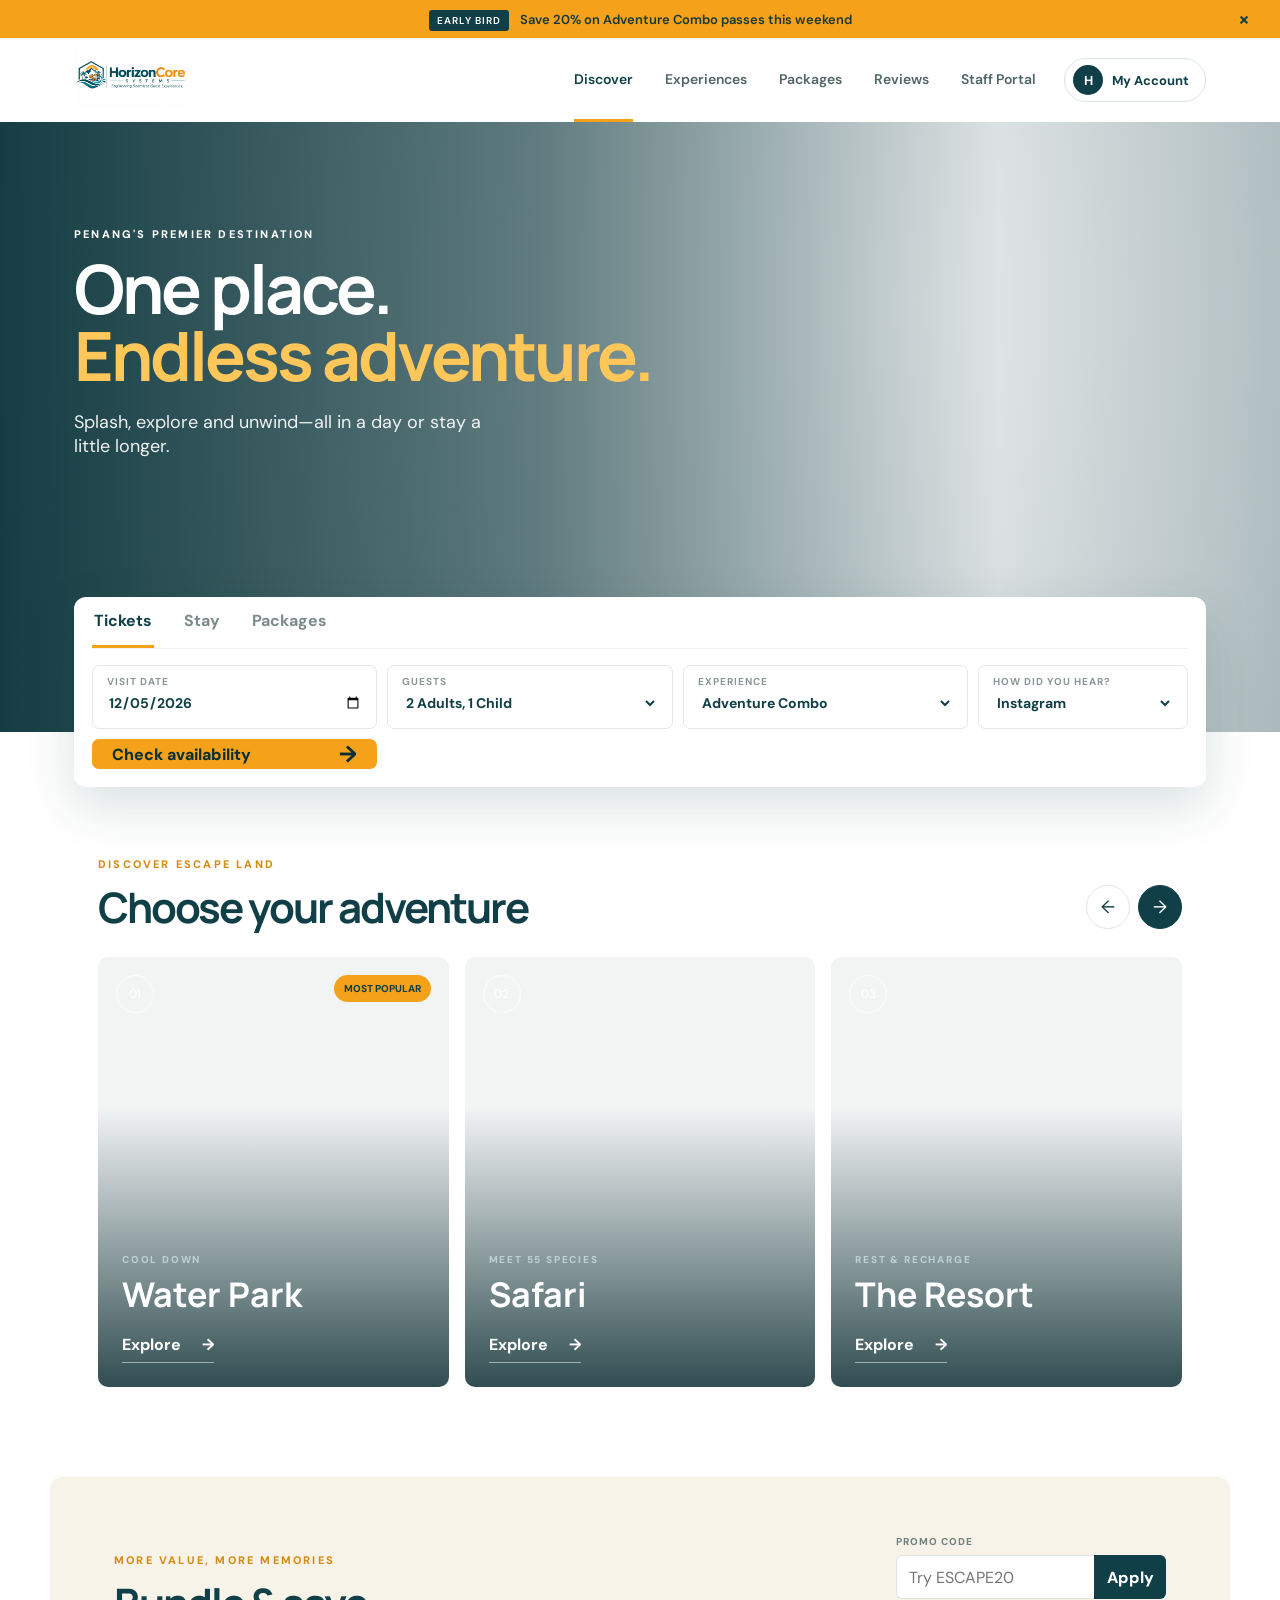
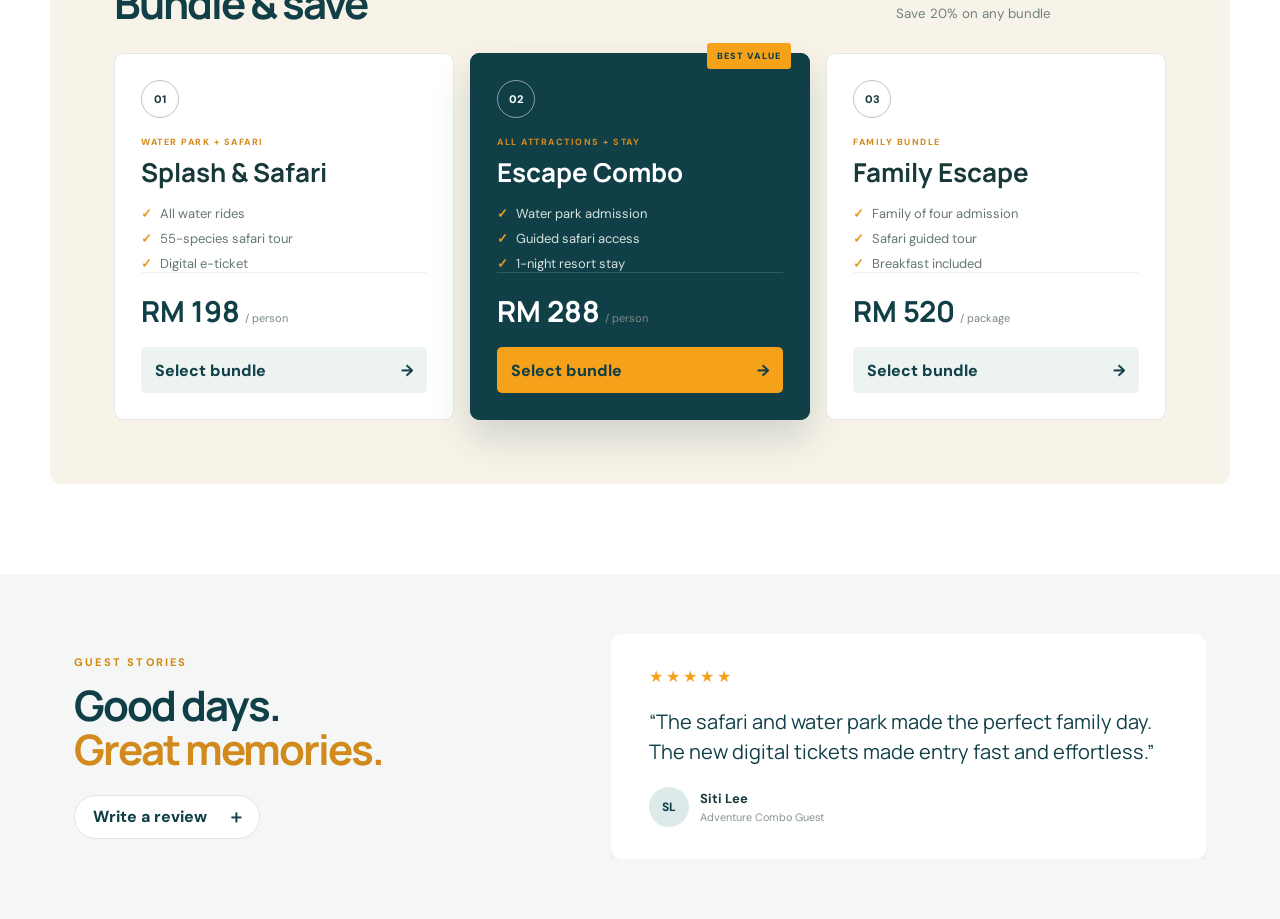
<file: index.html>
<!DOCTYPE html>
<html lang="en">
<head>
  <meta charset="UTF-8">
  <meta name="viewport" content="width=device-width, initial-scale=1.0">
  <title>Escape Land | HorizonCore Systems</title>
  <link rel="preconnect" href="https://fonts.googleapis.com">
  <link rel="preconnect" href="https://fonts.gstatic.com" crossorigin>
  <link href="https://fonts.googleapis.com/css2?family=DM+Sans:wght@400;500;600;700&family=Manrope:wght@600;700;800&display=swap" rel="stylesheet">
  <link rel="stylesheet" href="styles.css">
</head>
<body>
  <div class="announcement">
    <p><span>Early Bird</span> Save 20% on Adventure Combo passes this weekend</p>
    <button type="button" aria-label="Close announcement" id="closeAnnouncement">&times;</button>
  </div>

  <header class="nav-wrap">
    <nav class="navbar">
      <a class="brand" href="#" aria-label="Escape Land home">
        <img src="logo.jpg" alt="HorizonCore Systems">
      </a>
      <button class="menu-button" id="menuButton" aria-label="Open menu" aria-expanded="false">
        <span></span><span></span><span></span>
      </button>
      <div class="nav-links" id="navLinks">
        <a class="active" href="#discover">Discover</a>
        <a href="#experiences">Experiences</a>
        <a href="#packages">Packages</a>
        <a href="#reviews">Reviews</a>
        <a href="staff-login.html">Staff Portal</a>
      </div>
      <button class="account-button" id="accountButton">
        <span class="account-icon">H</span>
        <span>My Account</span>
      </button>
    </nav>
  </header>

  <main>
    <section class="hero" id="discover">
      <div class="hero-overlay"></div>
      <div class="hero-content">
        <p class="eyebrow">PENANG'S PREMIER DESTINATION</p>
        <h1>One place.<br><em>Endless adventure.</em></h1>
        <p class="hero-copy">Splash, explore and unwind—all in a day or stay a little longer.</p>
      </div>

      <div class="booking-panel">
        <div class="booking-tabs" role="tablist">
          <button class="tab active" data-tab="tickets" role="tab">Tickets</button>
          <button class="tab" data-tab="stay" role="tab">Stay</button>
          <button class="tab" data-tab="package" role="tab">Packages</button>
        </div>

        <form class="booking-form" id="bookingForm">
          <label class="field">
            <span>Visit date</span>
            <input type="date" id="visitDate" required>
          </label>
          <label class="field stay-field" id="checkOutField" hidden>
            <span>Check-out</span>
            <input type="date" id="checkOutDate">
          </label>
          <label class="field stay-field" id="roomField" hidden>
            <span>Room type</span>
            <select id="roomType">
              <option>Garden View Room</option>
              <option>Safari View Suite</option>
              <option>Family Villa</option>
              <option>Ocean View Room</option>
            </select>
          </label>
          <label class="field">
            <span>Guests</span>
            <select id="guestCount">
              <option>2 Adults, 1 Child</option>
              <option>1 Adult</option>
              <option>2 Adults</option>
              <option>2 Adults, 2 Children</option>
              <option>Group / 5+ Guests</option>
            </select>
          </label>
          <label class="field">
            <span>Experience</span>
            <select id="experience">
              <option>Adventure Combo</option>
              <option>Water Park</option>
              <option>Safari Experience</option>
              <option>Resort Stay</option>
            </select>
          </label>
          <label class="field">
            <span>How did you hear?</span>
            <select id="campaignSource">
              <option>Instagram</option>
              <option>TikTok</option>
              <option>Facebook</option>
              <option>Word of Mouth</option>
              <option>Walk-in</option>
            </select>
          </label>
          <button class="search-button" type="submit">
            <span>Check availability</span>
            <span aria-hidden="true">→</span>
          </button>
        </form>
      </div>
    </section>

    <section class="experiences section" id="experiences">
      <div class="section-heading">
        <div>
          <p class="eyebrow dark">DISCOVER ESCAPE LAND</p>
          <h2>Choose your adventure</h2>
        </div>
        <div class="slider-buttons">
          <button id="prevCard" aria-label="Previous experience">←</button>
          <button id="nextCard" aria-label="Next experience">→</button>
        </div>
      </div>

      <div class="experience-grid" id="experienceGrid">
        <article class="experience-card water">
          <div class="card-top">
            <span class="card-number">01</span>
            <span class="card-badge">Most popular</span>
          </div>
          <div class="card-info">
            <p>COOL DOWN</p>
            <h3>Water Park</h3>
            <button data-experience="Water Park">Explore <span>→</span></button>
          </div>
        </article>

        <article class="experience-card safari">
          <div class="card-top">
            <span class="card-number">02</span>
          </div>
          <div class="card-info">
            <p>MEET 55 SPECIES</p>
            <h3>Safari</h3>
            <button data-experience="Safari Experience">Explore <span>→</span></button>
          </div>
        </article>

        <article class="experience-card resort">
          <div class="card-top">
            <span class="card-number">03</span>
          </div>
          <div class="card-info">
            <p>REST & RECHARGE</p>
            <h3>The Resort</h3>
            <button data-experience="Resort Stay">Explore <span>→</span></button>
          </div>
        </article>
      </div>
    </section>

    <section class="packages section" id="packages">
      <div class="packages-heading">
        <div>
          <p class="eyebrow dark">MORE VALUE, MORE MEMORIES</p>
          <h2>Bundle & save</h2>
        </div>
        <div class="promo-box">
          <label for="promoCode">Promo code</label>
          <div>
            <input type="text" id="promoCode" placeholder="Try ESCAPE20" autocomplete="off">
            <button id="applyPromo" type="button">Apply</button>
          </div>
          <small id="promoMessage">Save 20% on any bundle</small>
        </div>
      </div>
      <div class="package-grid">
        <article class="bundle-card" data-package="Splash & Safari" data-price="198">
          <div class="bundle-icon">01</div>
          <p>WATER PARK + SAFARI</p>
          <h3>Splash & Safari</h3>
          <ul><li>All water rides</li><li>55-species safari tour</li><li>Digital e-ticket</li></ul>
          <div class="bundle-price"><strong data-base-price="198">RM 198</strong><span>/ person</span></div>
          <button class="bundle-select">Select bundle <span>→</span></button>
        </article>
        <article class="bundle-card featured" data-package="Escape Combo" data-price="288">
          <div class="package-label">BEST VALUE</div>
          <div class="bundle-icon">02</div>
          <p>ALL ATTRACTIONS + STAY</p>
          <h3>Escape Combo</h3>
          <ul><li>Water park admission</li><li>Guided safari access</li><li>1-night resort stay</li></ul>
          <div class="bundle-price"><strong data-base-price="288">RM 288</strong><span>/ person</span></div>
          <button class="bundle-select">Select bundle <span>→</span></button>
        </article>
        <article class="bundle-card" data-package="Family Escape" data-price="520">
          <div class="bundle-icon">03</div>
          <p>FAMILY BUNDLE</p>
          <h3>Family Escape</h3>
          <ul><li>Family of four admission</li><li>Safari guided tour</li><li>Breakfast included</li></ul>
          <div class="bundle-price"><strong data-base-price="520">RM 520</strong><span>/ package</span></div>
          <button class="bundle-select">Select bundle <span>→</span></button>
        </article>
      </div>
    </section>

    <section class="reviews section" id="reviews">
      <div class="review-intro">
        <p class="eyebrow dark">GUEST STORIES</p>
        <h2>Good days.<br><em>Great memories.</em></h2>
        <button class="review-button" id="writeReviewButton">Write a review <span>＋</span></button>
      </div>
      <div class="review-list" id="reviewList">
        <blockquote class="review-card">
          <div class="stars">★★★★★</div>
          <p>“The safari and water park made the perfect family day. The new digital tickets made entry fast and effortless.”</p>
          <footer>
            <span class="avatar">SL</span>
            <div><strong>Siti Lee</strong><small>Adventure Combo Guest</small></div>
          </footer>
        </blockquote>
      </div>
    </section>

  </main>

  <div class="modal" id="bookingModal" aria-hidden="true">
    <div class="modal-backdrop" data-close-modal></div>
    <div class="modal-card" role="dialog" aria-modal="true" aria-labelledby="modalTitle">
      <button class="modal-close" data-close-modal aria-label="Close">×</button>
      <p class="eyebrow dark">YOUR ESCAPE STARTS HERE</p>
      <h2 id="modalTitle">Check availability</h2>
      <p id="modalSummary"></p>
      <div class="availability" id="availabilityResult"></div>
      <button class="continue-button" id="continueButton">Continue to booking <span>→</span></button>
    </div>
  </div>

  <div class="modal" id="reviewModal" aria-hidden="true">
    <div class="modal-backdrop" data-close-review></div>
    <div class="modal-card review-modal-card" role="dialog" aria-modal="true" aria-labelledby="reviewModalTitle">
      <button class="modal-close" data-close-review aria-label="Close">×</button>
      <p class="eyebrow dark">SHARE YOUR EXPERIENCE</p>
      <h2 id="reviewModalTitle">Write a Review</h2>
      <form id="reviewForm">
        <label>Your rating
          <div class="star-picker" id="starPicker" aria-label="Choose rating">
            <button type="button" data-rating="1">★</button>
            <button type="button" data-rating="2">★</button>
            <button type="button" data-rating="3">★</button>
            <button type="button" data-rating="4">★</button>
            <button type="button" data-rating="5">★</button>
          </div>
        </label>
        <label>Experience
          <select id="reviewCategory">
            <option>Water Park</option>
            <option>Safari Experience</option>
            <option>Resort Stay</option>
            <option>Adventure Combo</option>
          </select>
        </label>
        <label>Your name
          <input type="text" id="reviewName" placeholder="Guest name" required>
        </label>
        <label>Comment
          <textarea id="reviewComment" rows="4" placeholder="Tell us about your day..." required></textarea>
        </label>
        <button class="continue-button" type="submit">Publish review <span>→</span></button>
      </form>
    </div>
  </div>

  <script src="script.js?v=20261121"></script>
</body>
</html>
</file>
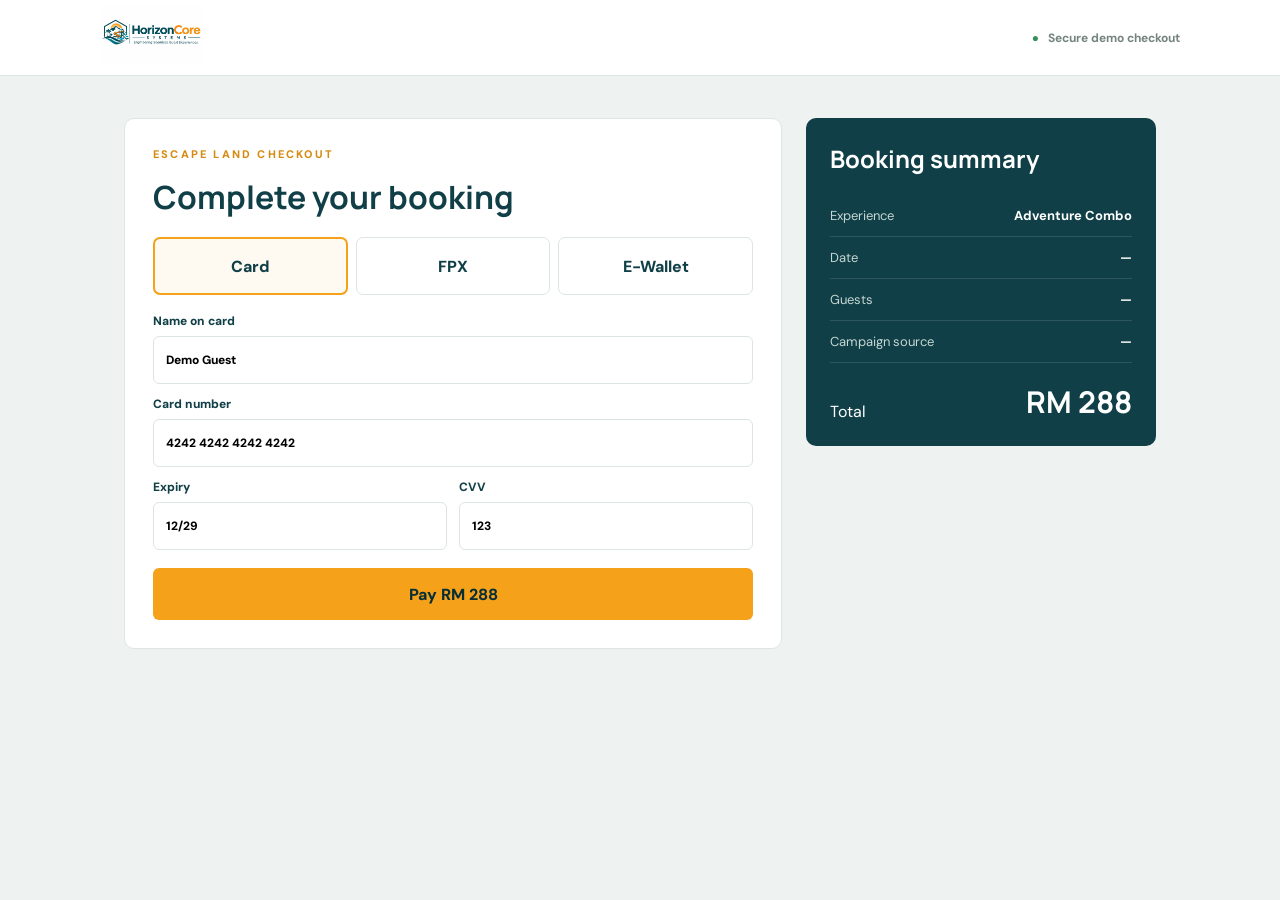
<file: checkout.html>
<!DOCTYPE html>
<html lang="en">
<head>
  <meta charset="UTF-8">
  <meta name="viewport" content="width=device-width, initial-scale=1.0">
  <title>Secure Checkout | Escape Land</title>
  <link rel="preconnect" href="https://fonts.googleapis.com">
  <link rel="preconnect" href="https://fonts.gstatic.com" crossorigin>
  <link href="https://fonts.googleapis.com/css2?family=DM+Sans:wght@400;500;600;700&family=Manrope:wght@600;700;800&display=swap" rel="stylesheet">
  <link rel="stylesheet" href="styles.css">
  <style>
    body { background:#eef3f1; }
    .checkout-header { height:76px;background:white;border-bottom:1px solid #dde6e3;display:flex;align-items:center;padding:0 max(24px,calc((100vw - 1080px)/2)); }
    .checkout-header img { width:150px;height:58px;object-fit:contain;object-position:left; }
    .secure-label { margin-left:auto;color:#73837f;font-size:12px;font-weight:700 }.secure-label span { color:#36905d;margin-right:6px }
    .checkout-layout { max-width:1080px;margin:42px auto;padding:0 24px;display:grid;grid-template-columns:1fr 350px;gap:24px }
    .checkout-card { background:white;border-radius:10px;border:1px solid #dde6e3;padding:28px }
    .checkout-card h1,.checkout-card h2 { font-family:"Manrope";color:#103f47;margin:0 }.checkout-card h1{font-size:32px}.checkout-card h2{font-size:18px;margin-bottom:16px}
    .payment-methods { display:grid;grid-template-columns:repeat(3,1fr);gap:8px;margin:18px 0 }
    .payment-method { border:1px solid #dce5e2;border-radius:7px;height:58px;background:white;font-weight:800;color:#103f47 }.payment-method.active{border:2px solid #f5a11a;background:#fffaf1}
    .form-grid { display:grid;grid-template-columns:1fr 1fr;gap:12px }.form-grid label{display:grid;gap:7px;font-size:12px;font-weight:800;color:#103f47}.form-grid label.full{grid-column:1/-1}.form-grid input{height:48px;border:1px solid #dce5e2;border-radius:6px;padding:0 12px;outline:none}
    .pay-button { width:100%;height:52px;border:0;border-radius:6px;background:#f5a11a;color:#082f35;font-weight:800;margin-top:18px }.pay-button:disabled{opacity:.65}
    .order-card { background:#103f47;color:white;border-radius:10px;padding:24px;height:max-content }.order-card h2{color:white;font-family:"Manrope";margin:0 0 20px}.order-row{display:flex;justify-content:space-between;border-bottom:1px solid rgba(255,255,255,.12);padding:12px 0;font-size:13px}.order-row span{color:#c6d7d4}.order-total{display:flex;justify-content:space-between;align-items:end;margin-top:18px}.order-total strong{font-family:"Manrope";font-size:30px}
    .ticket-view { display:none }.ticket-view.active{display:block}.checkout-layout.ticket-mode{grid-template-columns:1fr}.ticket-success{text-align:center}.success-icon{width:64px;height:64px;margin:0 auto 12px;border-radius:50%;display:grid;place-items:center;background:#edf7f1;color:#29915a;font-size:28px}.ticket-success h1{font-size:30px}.ticket-success>p{color:#73837f}
    .digital-ticket{max-width:650px;margin:24px auto 0;border:1px solid #dce5e2;border-radius:10px;display:grid;grid-template-columns:170px 1fr;background:white;overflow:hidden}.qr-grid-ticket{min-height:170px;background:#103f47;padding:24px;display:grid;grid-template-columns:repeat(11,1fr);grid-template-rows:repeat(11,1fr);gap:2px}.qr-grid-ticket i{background:transparent}.qr-grid-ticket i.on{background:white}.ticket-details{text-align:left;padding:24px}.ticket-details small{color:#8a9895;letter-spacing:1px}.ticket-details h2{margin:6px 0}.ticket-details dl{display:grid;grid-template-columns:1fr 1fr;gap:10px}.ticket-details dt{font-size:10px;color:#879591;text-transform:uppercase}.ticket-details dd{margin:2px 0 0;font-weight:800;color:#103f47}
    .back-link{display:inline-block;margin-top:18px;color:#103f47;font-weight:800;text-decoration:none}
    @media(max-width:750px){.checkout-layout{grid-template-columns:1fr}.order-card{order:-1}.payment-methods{grid-template-columns:1fr}.form-grid{grid-template-columns:1fr}.form-grid label.full{grid-column:auto}.digital-ticket{grid-template-columns:1fr}.qr-grid-ticket{width:170px;height:170px;margin:20px auto 0;border-radius:6px}}
  </style>
</head>
<body>
  <header class="checkout-header">
    <a href="index.html"><img src="logo.jpg" alt="HorizonCore Systems"></a>
    <div class="secure-label"><span>●</span> Secure demo checkout</div>
  </header>
  <main class="checkout-layout" id="checkoutLayout">
    <section class="checkout-card" id="paymentView">
      <p class="eyebrow dark">ESCAPE LAND CHECKOUT</p>
      <h1>Complete your booking</h1>
      <div class="payment-methods">
        <button class="payment-method active" type="button">Card</button>
        <button class="payment-method" type="button">FPX</button>
        <button class="payment-method" type="button">E-Wallet</button>
      </div>
      <form id="paymentForm">
        <div class="form-grid">
          <label class="full">Name on card<input type="text" value="Demo Guest" required></label>
          <label class="full">Card number<input inputmode="numeric" value="4242 4242 4242 4242" maxlength="19" required></label>
          <label>Expiry<input value="12/29" maxlength="5" required></label>
          <label>CVV<input inputmode="numeric" value="123" maxlength="3" required></label>
        </div>
        <button class="pay-button" id="payButton" type="submit">Pay RM <span id="payAmount">288</span></button>
      </form>
    </section>
    <aside class="order-card" id="orderSummary">
      <h2>Booking summary</h2>
      <div class="order-row"><span>Experience</span><strong id="summaryExperience">Adventure Combo</strong></div>
      <div class="order-row"><span>Date</span><strong id="summaryDate">—</strong></div>
      <div class="order-row"><span>Guests</span><strong id="summaryGuests">—</strong></div>
      <div class="order-row"><span>Campaign source</span><strong id="summarySource">—</strong></div>
      <div class="order-total"><span>Total</span><strong id="summaryTotal">RM 288</strong></div>
    </aside>
    <section class="ticket-view" id="ticketView">
      <div class="ticket-success">
        <div class="success-icon">✓</div>
        <p class="eyebrow dark">PAYMENT COMPLETE</p>
        <h1>Your Escape is confirmed</h1>
        <p>Save this digital ticket and present it at the main gate.</p>
        <div class="digital-ticket">
          <div class="qr-grid-ticket" id="checkoutQR"></div>
          <div class="ticket-details">
            <small>DIGITAL E-TICKET</small>
            <h2 id="confirmedExperience">Adventure Combo</h2>
            <dl>
              <div><dt>Booking ID</dt><dd id="confirmedId">EL-2026-0000</dd></div>
              <div><dt>Visit date</dt><dd id="confirmedDate">—</dd></div>
              <div><dt>Guests</dt><dd id="confirmedGuests">—</dd></div>
              <div><dt>Amount paid</dt><dd id="confirmedTotal">RM 288</dd></div>
            </dl>
          </div>
        </div>
        <a class="back-link" href="index.html">← Back to Escape Land</a>
      </div>
    </section>
  </main>
  <script>
    const data = JSON.parse(localStorage.getItem("escapeLandCheckout") || "{}");
    const price = Number(data.price || 288);
    const code = data.bookingId || ("EL-" + new Date().getFullYear() + "-" + String(Math.floor(1000 + Math.random() * 9000)));
    document.getElementById("payAmount").textContent = price;
    document.getElementById("summaryExperience").textContent = data.experience || "Adventure Combo";
    document.getElementById("summaryDate").textContent = data.date || "—";
    document.getElementById("summaryGuests").textContent = data.guests || "—";
    document.getElementById("summarySource").textContent = data.source || "—";
    document.getElementById("summaryTotal").textContent = "RM " + price;
    document.querySelectorAll(".payment-method").forEach(button => button.addEventListener("click", () => {
      document.querySelectorAll(".payment-method").forEach(item => item.classList.remove("active"));
      button.classList.add("active");
    }));
    function makeQR(containerId, code) {
      const grid = document.getElementById(containerId);
      for(let i=0;i<121;i++){
        const dot=document.createElement("i");
        const row=Math.floor(i/11),col=i%11;
        const finder=(row<3&&col<3)||(row<3&&col>7)||(row>7&&col<3);
        const hole=(row===1&&col===1)||(row===1&&col===9)||(row===9&&col===1);
        const seed=(i*17+code.charCodeAt(i%code.length))%29;
        if(finder&&!hole)dot.className="on";else if(!finder&&seed<13)dot.className="on";
        grid.appendChild(dot);
      }
    }
    document.getElementById("paymentForm").addEventListener("submit", event => {
      event.preventDefault();
      const button=document.getElementById("payButton");
      button.disabled=true;
      button.textContent="Processing payment...";
      setTimeout(()=>{
        document.getElementById("paymentView").style.display="none";
        document.getElementById("orderSummary").style.display="none";
        document.getElementById("checkoutLayout").classList.add("ticket-mode");
        document.getElementById("ticketView").classList.add("active");
        document.getElementById("confirmedExperience").textContent=data.experience||"Adventure Combo";
        document.getElementById("confirmedId").textContent=code;
        document.getElementById("confirmedDate").textContent=data.date||"—";
        document.getElementById("confirmedGuests").textContent=data.guests||"—";
        document.getElementById("confirmedTotal").textContent="RM "+price;
        makeQR("checkoutQR",code);
        localStorage.setItem("escapeLandPaidTicket",JSON.stringify({...data,bookingId:code,paid:true}));
      },900);
    });
  </script>
</body>
</html>
</file>
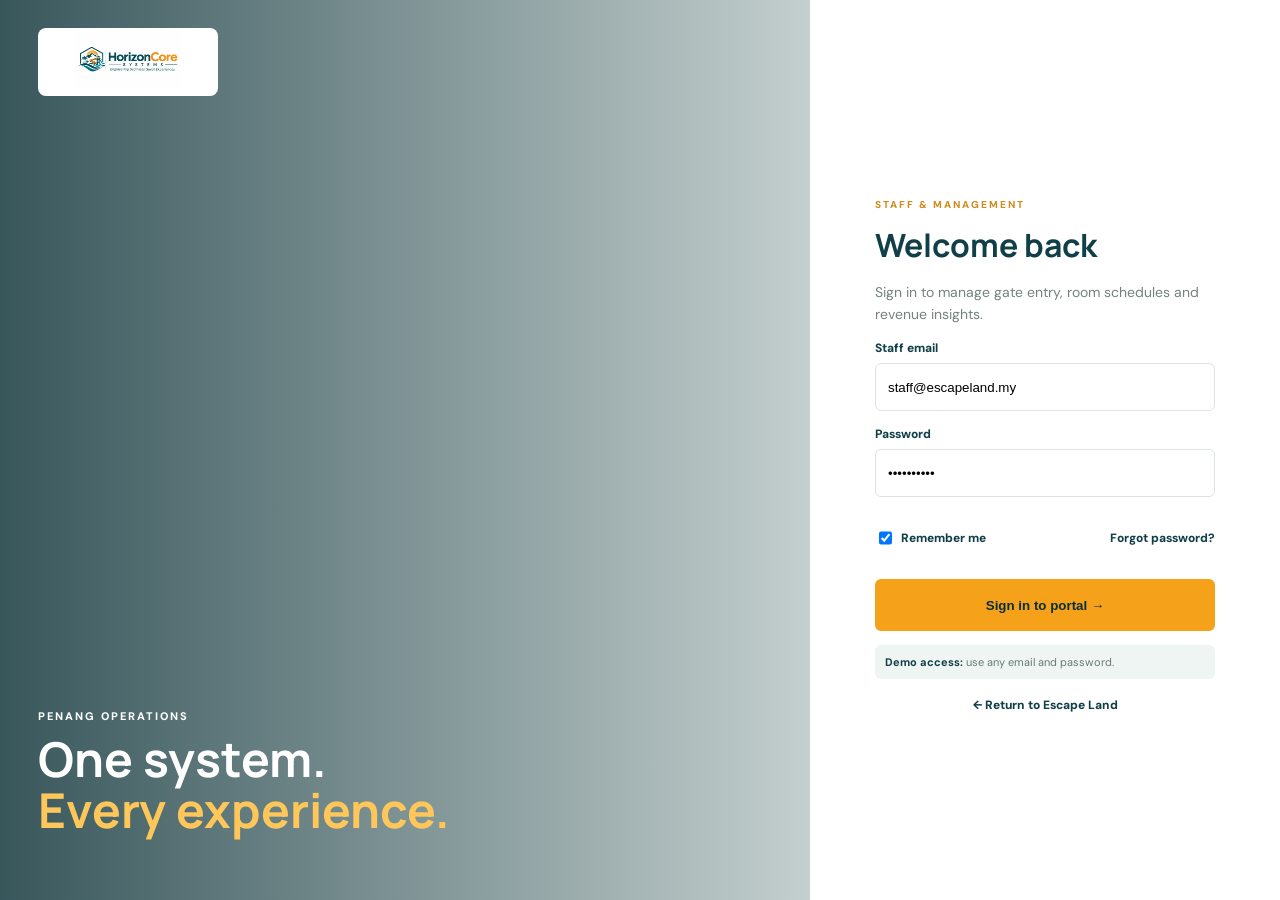
<file: staff-login.html>
<!DOCTYPE html>
<html lang="en">
<head>
  <meta charset="UTF-8">
  <meta name="viewport" content="width=device-width, initial-scale=1.0">
  <title>Staff Login | Escape Land</title>
  <link rel="preconnect" href="https://fonts.googleapis.com">
  <link rel="preconnect" href="https://fonts.gstatic.com" crossorigin>
  <link href="https://fonts.googleapis.com/css2?family=DM+Sans:wght@400;500;600;700&family=Manrope:wght@600;700;800&display=swap" rel="stylesheet">
  <style>
    *{box-sizing:border-box}body{margin:0;font-family:"DM Sans",sans-serif;background:#eef3f1;color:#103f47}
    .login-shell{min-height:100vh;display:grid;grid-template-columns:1.1fr 470px}
    .login-visual{position:relative;min-height:100vh;background:linear-gradient(90deg,rgba(5,43,49,.78),rgba(5,43,49,.18)),url("https://images.pexels.com/photos/261102/pexels-photo-261102.jpeg?auto=compress&cs=tinysrgb&w=1600") center/cover}
    .login-visual .brand{position:absolute;top:28px;left:38px;width:180px;height:68px;background:white;border-radius:8px;padding:5px}.login-visual img{width:100%;height:100%;object-fit:contain}
    .visual-copy{position:absolute;left:38px;bottom:55px;color:white}.visual-copy p{font-size:11px;letter-spacing:2px;font-weight:800}.visual-copy h1{font-family:"Manrope";font-size:48px;line-height:1.05;margin:10px 0}.visual-copy h1 em{color:#ffc75a;font-style:normal}
    .login-panel{background:white;display:flex;align-items:center;justify-content:center;padding:44px}.login-card{width:min(340px,100%)}.login-card .eyebrow{font-size:10px;letter-spacing:2px;font-weight:800;color:#d18a1b}.login-card h2{font-family:"Manrope";font-size:32px;margin:8px 0}.login-card>p{color:#74837f;line-height:1.6;font-size:14px}
    .login-card label{display:grid;gap:7px;font-size:12px;font-weight:800;margin-top:15px}.login-card input{height:48px;border:1px solid #dce5e2;border-radius:6px;padding:0 12px;outline:none}.login-card input:focus{border-color:#f5a11a;box-shadow:0 0 0 3px rgba(245,161,26,.12)}
    .login-options{display:flex;justify-content:space-between;align-items:center;margin:14px 0}.login-options label{display:flex;align-items:center;gap:6px;margin:0;font-size:12px}.login-options a{font-size:12px;color:#103f47;font-weight:800;text-decoration:none}.login-button{width:100%;height:52px;border:0;border-radius:6px;background:#f5a11a;color:#082f35;font-weight:800}.demo-note{margin-top:14px;background:#eff5f3;border-radius:6px;padding:10px;font-size:11px;color:#687974}.demo-note strong{color:#103f47}.back-link{display:block;text-align:center;margin-top:18px;color:#103f47;font-size:12px;font-weight:800;text-decoration:none}
    @media(max-width:850px){.login-shell{grid-template-columns:1fr}.login-visual{min-height:260px}.login-panel{min-height:calc(100vh - 260px)}.visual-copy h1{font-size:36px}.visual-copy{bottom:26px}.login-visual .brand{top:18px;left:20px}}
  </style>
</head>
<body>
  <main class="login-shell">
    <section class="login-visual">
      <a class="brand" href="index.html"><img src="logo.jpg" alt="HorizonCore Systems"></a>
      <div class="visual-copy"><p>PENANG OPERATIONS</p><h1>One system.<br><em>Every experience.</em></h1></div>
    </section>
    <section class="login-panel">
      <form class="login-card" id="staffLogin">
        <p class="eyebrow">STAFF & MANAGEMENT</p>
        <h2>Welcome back</h2>
        <p>Sign in to manage gate entry, room schedules and revenue insights.</p>
        <label>Staff email<input type="email" id="staffEmail" value="staff@escapeland.my" required></label>
        <label>Password<input type="password" id="staffPassword" value="escape2026" required></label>
        <div class="login-options"><label><input type="checkbox" checked> Remember me</label><a href="#">Forgot password?</a></div>
        <button class="login-button" type="submit">Sign in to portal →</button>
        <div class="demo-note"><strong>Demo access:</strong> use any email and password.</div>
        <a class="back-link" href="index.html">← Return to Escape Land</a>
      </form>
    </section>
  </main>
  <script>
    document.getElementById("staffLogin").addEventListener("submit", event => {
      event.preventDefault();
      localStorage.setItem("escapeLandStaffLogin","demo");
      window.location.href="staff-portal.html";
    });
  </script>
</body>
</html>
</file>
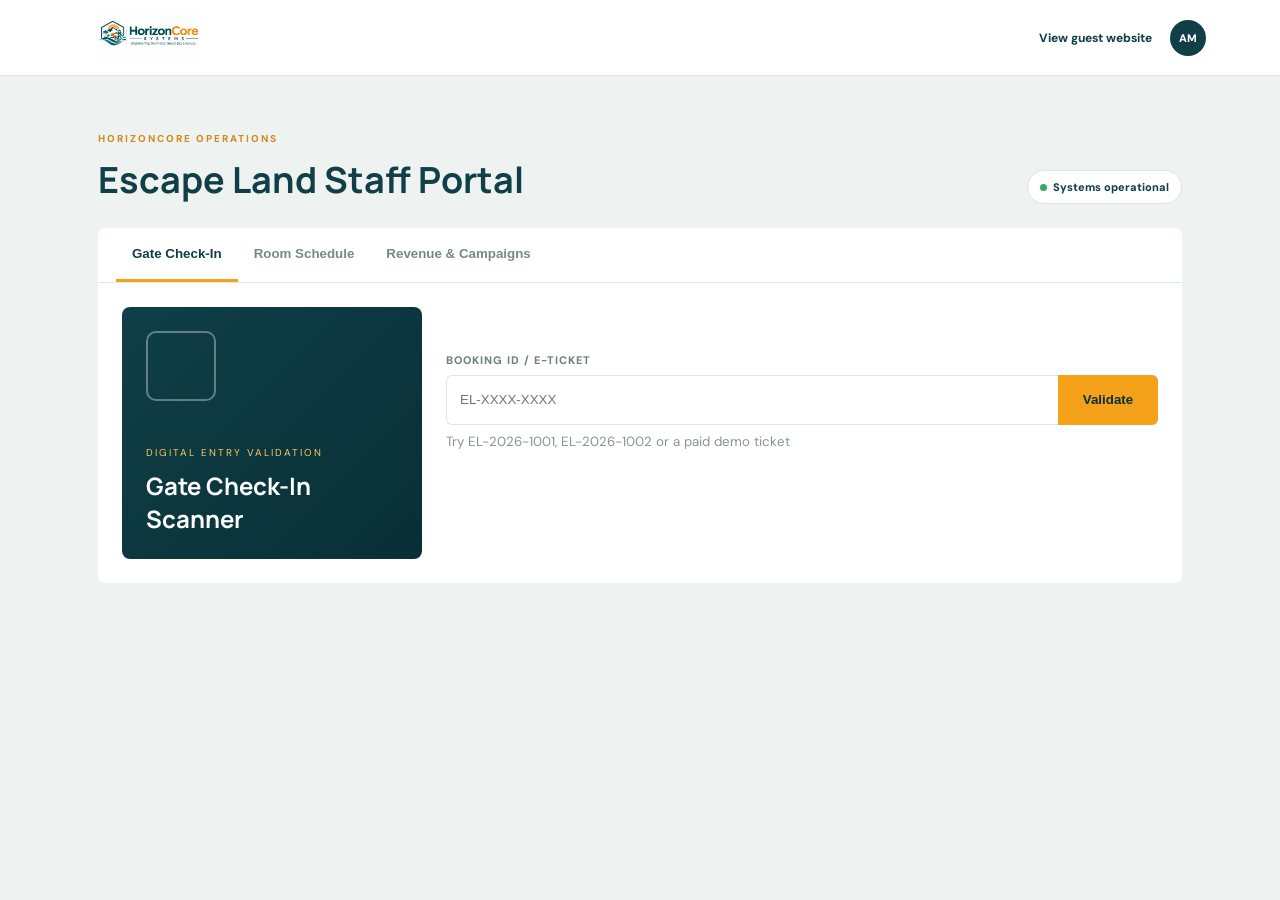
<file: staff-portal.html>
<!DOCTYPE html>
<html lang="en">
<head>
  <meta charset="UTF-8">
  <meta name="viewport" content="width=device-width, initial-scale=1.0">
  <title>Staff Portal | Escape Land</title>
  <link rel="preconnect" href="https://fonts.googleapis.com">
  <link rel="preconnect" href="https://fonts.gstatic.com" crossorigin>
  <link href="https://fonts.googleapis.com/css2?family=DM+Sans:wght@400;500;600;700&family=Manrope:wght@600;700;800&display=swap" rel="stylesheet">
  <style>
    *{box-sizing:border-box}body{margin:0;font-family:"DM Sans",sans-serif;background:#eef3f1;color:#103f47}.portal-nav{height:76px;background:white;border-bottom:1px solid #dde6e3;display:flex;align-items:center;padding:0 max(24px,calc((100vw - 1132px)/2))}.portal-nav img{width:150px;height:58px;object-fit:contain}.portal-nav .spacer{margin-left:auto}.portal-nav a{color:#103f47;font-size:12px;font-weight:800;text-decoration:none;margin-right:18px}.avatar-admin{width:36px;height:36px;border-radius:50%;background:#103f47;color:white;display:grid;place-items:center;font-size:11px;font-weight:800}
    main{max-width:1132px;margin:auto;padding:46px 24px}.portal-heading{display:flex;justify-content:space-between;align-items:flex-end;margin-bottom:24px}.portal-heading .eyebrow{font-size:10px;letter-spacing:2px;font-weight:800;color:#d18a1b}.portal-heading h1{font-family:"Manrope";font-size:36px;margin:6px 0 0}.status{background:white;border:1px solid #dbe5e2;border-radius:20px;padding:9px 12px;font-size:11px;font-weight:800}.status i{display:inline-block;width:7px;height:7px;border-radius:50%;background:#36a869;margin-right:6px}
    .portal-tabs{background:white;border-radius:8px 8px 0 0;display:flex;border-bottom:1px solid #e2e8e6;padding:0 18px}.portal-tab{height:54px;border:0;border-bottom:3px solid transparent;background:transparent;color:#788987;font-weight:800;padding:0 16px}.portal-tab.active{color:#103f47;border-bottom-color:#f5a11a}.portal-view{display:none;background:white;border-radius:0 0 8px 8px;padding:24px;min-height:300px}.portal-view.active{display:block}
    #gate.active{display:grid;grid-template-columns:300px 1fr;gap:24px}.scanner-panel{min-height:210px;border-radius:8px;background:linear-gradient(135deg,#103f47,#082f35);color:white;padding:24px;display:flex;flex-direction:column;justify-content:space-between}.scanner-panel .eyebrow{font-size:10px;letter-spacing:2px;color:#ffc75a}.scanner-panel h2{font-family:"Manrope";margin:0}.scanner-icon{width:70px;height:70px;border:2px solid rgba(255,255,255,.35);border-radius:10px}.scanner-form{align-self:center}.scanner-form label{display:block;font-size:11px;text-transform:uppercase;letter-spacing:1px;font-weight:800;color:#71817f;margin-bottom:8px}.scanner-form>div{display:flex;height:50px}.scanner-form input{flex:1;min-width:0;border:1px solid #dfe6e4;border-right:0;border-radius:6px 0 0 6px;padding:0 13px;text-transform:uppercase}.scanner-form button{width:100px;border:0;border-radius:0 6px 6px 0;background:#f5a11a;color:#082f35;font-weight:800}.scanner-form small{display:block;color:#899592;margin-top:8px}.validation-result{display:none;margin-top:14px;padding:14px;border-radius:7px;font-weight:800}.validation-result.success{display:block;background:#edf7f1;color:#28764b}.validation-result.error{display:block;background:#fff1ed;color:#a43b27}
    .schedule-toolbar{display:flex;justify-content:space-between;align-items:flex-end;margin-bottom:18px}.schedule-toolbar .eyebrow{font-size:10px;letter-spacing:2px;color:#d18a1b}.schedule-toolbar h2{font-family:"Manrope";margin:4px 0}.schedule-wrap{overflow-x:auto}.schedule-table{width:100%;min-width:800px;border-collapse:separate;border-spacing:5px}.schedule-table th{font-size:10px;color:#7a8987;text-transform:uppercase;padding:8px}.schedule-table td:first-child{font-weight:800}.schedule-table td{border-radius:5px;text-align:center;font-size:11px;height:48px}.available{background:#edf7f1;color:#377d57}.booked{background:#fff1df;color:#9a6818}.maintenance{background:#edf0f2;color:#718087}
    .metric-grid{display:grid;grid-template-columns:repeat(3,1fr);gap:12px;margin-bottom:14px}.metric-grid article{border:1px solid #e3e8e6;border-radius:8px;padding:18px;display:grid;gap:6px}.metric-grid p{margin:0;color:#7b8987;font-size:11px;text-transform:uppercase;letter-spacing:1px;font-weight:800}.metric-grid strong{font-family:"Manrope";font-size:28px}.metric-grid small{color:#358158}.analytics-grid{display:grid;grid-template-columns:1fr 1.15fr;gap:12px}.chart-card{border:1px solid #e3e8e6;border-radius:8px;padding:18px}.chart-card h2{font-size:15px;margin:0 0 16px}.bar-chart{display:grid;gap:12px}.bar-chart div{display:grid;grid-template-columns:90px 1fr 70px;gap:8px;align-items:center;font-size:11px;color:#71817f}.bar-chart i{height:20px;border-radius:3px;background:#e6ecea;position:relative;overflow:hidden}.bar-chart i::after{content:"";position:absolute;left:0;top:0;bottom:0;width:var(--bar);background:#f5a11a}.bar-chart b{text-align:right}.campaign-table{width:100%;border-collapse:collapse;font-size:12px}.campaign-table th{text-align:left;color:#869390;padding:8px;border-bottom:1px solid #edf1ef}.campaign-table td{padding:9px 8px;border-bottom:1px solid #edf1ef}.platform-dot{display:inline-block;width:8px;height:8px;border-radius:50%;margin-right:7px}
    @media(max-width:800px){.portal-heading{align-items:flex-start;flex-direction:column;gap:12px}.portal-tabs{overflow-x:auto}.portal-tab{white-space:nowrap}#gate.active{grid-template-columns:1fr}.metric-grid,.analytics-grid{grid-template-columns:1fr}.portal-nav a{display:none}}
  </style>
</head>
<body>
  <header class="portal-nav">
    <a href="index.html"><img src="logo.jpg" alt="HorizonCore Systems"></a>
    <div class="spacer"></div>
    <a href="index.html">View guest website</a>
    <span class="avatar-admin">AM</span>
  </header>
  <main>
    <div class="portal-heading">
      <div><p class="eyebrow">HORIZONCORE OPERATIONS</p><h1>Escape Land Staff Portal</h1></div>
      <span class="status"><i></i>Systems operational</span>
    </div>
    <div class="portal-tabs">
      <button class="portal-tab active" data-portal="gate">Gate Check-In</button>
      <button class="portal-tab" data-portal="rooms">Room Schedule</button>
      <button class="portal-tab" data-portal="revenue">Revenue & Campaigns</button>
    </div>
    <section class="portal-view active" id="gate">
      <div class="scanner-panel"><div class="scanner-icon"></div><div><p class="eyebrow">DIGITAL ENTRY VALIDATION</p><h2>Gate Check-In Scanner</h2></div></div>
      <div class="scanner-form"><label>Booking ID / E-Ticket</label><div><input id="bookingCode" placeholder="EL-XXXX-XXXX"><button id="validateTicket">Validate</button></div><small>Try EL-2026-1001, EL-2026-1002 or a paid demo ticket</small><div class="validation-result" id="validationResult"></div></div>
    </section>
    <section class="portal-view" id="rooms">
      <div class="schedule-toolbar"><div><p class="eyebrow">21—27 NOVEMBER 2026</p><h2>Resort Room Schedule</h2></div></div>
      <div class="schedule-wrap"><table class="schedule-table"><thead><tr><th>Room</th><th>Sat 21</th><th>Sun 22</th><th>Mon 23</th><th>Tue 24</th><th>Wed 25</th><th>Thu 26</th><th>Fri 27</th></tr></thead><tbody>
        <tr><td>Garden 101</td><td class="booked">Booked</td><td class="booked">Booked</td><td class="available">Available</td><td class="available">Available</td><td class="booked">Booked</td><td class="booked">Booked</td><td class="available">Available</td></tr>
        <tr><td>Safari 204</td><td class="available">Available</td><td class="available">Available</td><td class="booked">Booked</td><td class="booked">Booked</td><td class="booked">Booked</td><td class="available">Available</td><td class="available">Available</td></tr>
        <tr><td>Villa 301</td><td class="booked">Booked</td><td class="available">Available</td><td class="available">Available</td><td class="available">Available</td><td class="booked">Booked</td><td class="booked">Booked</td><td class="available">Available</td></tr>
        <tr><td>Ocean 402</td><td class="available">Available</td><td class="available">Available</td><td class="maintenance">Maintenance</td><td class="maintenance">Maintenance</td><td class="available">Available</td><td class="booked">Booked</td><td class="booked">Booked</td></tr>
      </tbody></table></div>
    </section>
    <section class="portal-view" id="revenue">
      <div class="metric-grid"><article><p>Monthly revenue</p><strong>RM 184,500</strong><small>↑ 12.8% from October</small></article><article><p>Total bookings</p><strong>1,284</strong><small>326 this week</small></article><article><p>Campaign conversions</p><strong>18.6%</strong><small>↑ 3.2% from October</small></article></div>
      <div class="analytics-grid"><article class="chart-card"><h2>Revenue by attraction</h2><div class="bar-chart"><div><span>Water Park</span><i style="--bar:78%"></i><b>RM 58k</b></div><div><span>Safari</span><i style="--bar:64%"></i><b>RM 47k</b></div><div><span>Resort</span><i style="--bar:71%"></i><b>RM 52k</b></div><div><span>Combos</span><i style="--bar:88%"></i><b>RM 27k</b></div></div></article>
      <article class="chart-card"><h2>Social campaign conversions</h2><table class="campaign-table"><thead><tr><th>Platform</th><th>Visits</th><th>Bookings</th><th>Rate</th></tr></thead><tbody><tr><td><b class="platform-dot" style="background:#e68b30"></b>Instagram</td><td>4,820</td><td>924</td><td>19.1%</td></tr><tr><td><b class="platform-dot" style="background:#5a72b5"></b>Facebook</td><td>3,140</td><td>492</td><td>15.7%</td></tr><tr><td><b class="platform-dot" style="background:#173d43"></b>TikTok</td><td>5,260</td><td>1,106</td><td>21.0%</td></tr><tr><td><b class="platform-dot" style="background:#59a66d"></b>Word of Mouth</td><td>1,980</td><td>412</td><td>20.8%</td></tr></tbody></table></article></div>
    </section>
  </main>
  <script>
    document.querySelectorAll(".portal-tab").forEach(tab=>tab.addEventListener("click",()=>{
      document.querySelectorAll(".portal-tab").forEach(item=>item.classList.remove("active"));
      document.querySelectorAll(".portal-view").forEach(view=>view.classList.remove("active"));
      tab.classList.add("active");document.getElementById(tab.dataset.portal).classList.add("active");
    }));
    document.getElementById("validateTicket").addEventListener("click",()=>{
      const code=document.getElementById("bookingCode").value.trim().toUpperCase();
      const paid=JSON.parse(localStorage.getItem("escapeLandPaidTicket")||"{}");
      const valid=code==="EL-2026-1001"||code==="EL-2026-1002"||(paid.bookingId&&code===paid.bookingId);
      const result=document.getElementById("validationResult");
      result.className="validation-result "+(valid?"success":"error");
      result.innerHTML=valid?"✓ Entry approved — guest checked in successfully":"× Ticket not recognised — check the Booking ID";
    });
  </script>
</body>
</html>
</file>
<file: styles.css>
:root {
  --navy: #103f47;
  --deep-navy: #082f35;
  --orange: #f5a11a;
  --cream: #f7f3e8;
  --white: #fff;
  --ink: #18383a;
  --muted: #6d7e7d;
}

* { box-sizing: border-box; }
html { scroll-behavior: smooth; }
body {
  margin: 0;
  font-family: "DM Sans", sans-serif;
  color: var(--ink);
  background: var(--white);
}
button, input, select { font: inherit; }
button { cursor: pointer; }

.announcement {
  height: 38px;
  background: var(--orange);
  color: #16383b;
  display: flex;
  align-items: center;
  justify-content: center;
  position: relative;
  font-size: 13px;
  font-weight: 600;
}
.announcement p { margin: 0; }
.announcement span {
  background: var(--navy);
  color: white;
  padding: 4px 8px;
  border-radius: 3px;
  margin-right: 8px;
  text-transform: uppercase;
  font-size: 10px;
  letter-spacing: 1px;
}
.announcement button {
  position: absolute; right: 24px; border: 0; background: transparent;
  color: var(--navy); font-size: 21px;
}

.nav-wrap {
  height: 84px;
  background: rgba(255,255,255,.96);
  position: relative;
  z-index: 20;
}
.navbar {
  max-width: 1180px;
  height: 100%;
  margin: auto;
  display: flex;
  align-items: center;
  padding: 0 24px;
}
.brand { margin-right: auto; }
.brand img { width: 168px; height: 64px; object-fit: contain; object-position: left; }
.nav-links {
  display: flex;
  gap: 32px;
  height: 100%;
  align-items: center;
  margin-right: 28px;
}
.nav-links a {
  height: 100%;
  display: flex;
  align-items: center;
  color: #506566;
  text-decoration: none;
  font-size: 14px;
  font-weight: 600;
  border-bottom: 3px solid transparent;
}
.nav-links a.active { color: var(--navy); border-bottom-color: var(--orange); }
.account-button {
  border: 1px solid #dbe4e3;
  background: white;
  height: 44px;
  padding: 0 16px 0 8px;
  border-radius: 24px;
  display: flex;
  align-items: center;
  gap: 9px;
  color: var(--navy);
  font-weight: 700;
  font-size: 13px;
}
.account-icon {
  width: 30px; height: 30px; border-radius: 50%;
  display: grid; place-items: center;
  background: var(--navy); color: white;
}
.menu-button { display: none; }

.hero {
  min-height: 610px;
  position: relative;
  background:
    linear-gradient(90deg, rgba(4,48,54,.92) 0%, rgba(4,48,54,.62) 42%, rgba(4,48,54,.12) 78%, rgba(4,48,54,.28) 100%),
    url("https://images.unsplash.com/photo-1535498730771-e735b998cd64?auto=format&fit=crop&w=1800&q=88") center 48%/cover;
}
.hero-overlay {
  position:absolute; inset:0;
  background: radial-gradient(circle at 70% 30%, transparent 0, rgba(8,47,53,.05) 45%, rgba(8,47,53,.18) 100%);
}
.hero-content {
  max-width: 1180px;
  margin: auto;
  padding: 105px 24px 0;
  position: relative;
  color: white;
}
.eyebrow {
  font-size: 11px;
  letter-spacing: 2.2px;
  font-weight: 800;
  margin: 0 0 14px;
}
.eyebrow.dark { color: #d58a12; }
.hero h1 {
  font-family: "Manrope", sans-serif;
  font-size: 68px;
  line-height: .98;
  letter-spacing: -3px;
  margin: 0;
}
.hero h1 em { color: #ffc75a; font-style: normal; }
.hero-copy {
  font-size: 18px;
  margin-top: 22px;
  max-width: 430px;
  color: rgba(255,255,255,.92);
}

.booking-panel {
  position: absolute;
  z-index: 5;
  left: 50%;
  bottom: -55px;
  transform: translateX(-50%);
  width: min(1132px, calc(100% - 48px));
  background: white;
  border-radius: 12px;
  box-shadow: 0 18px 50px rgba(20,60,62,.16);
  padding: 0 18px 18px;
}
.booking-tabs {
  height: 52px;
  display: flex;
  align-items: flex-end;
  gap: 28px;
  border-bottom: 1px solid #edf0ef;
  margin-bottom: 16px;
}
.tab {
  height: 52px;
  border: 0;
  border-bottom: 3px solid transparent;
  background: transparent;
  color: #7b8b8a;
  font-weight: 700;
  padding: 0 2px;
}
.tab.active { color: var(--navy); border-bottom-color: var(--orange); }
.booking-form {
  display: grid;
  grid-template-columns: 1.1fr 1fr 1.15fr 210px;
  gap: 10px;
}
.field {
  height: 64px;
  border: 1px solid #e3e9e8;
  border-radius: 7px;
  padding: 9px 14px;
  display: flex;
  flex-direction: column;
}
.field span {
  color: #899695;
  font-size: 10px;
  font-weight: 700;
  text-transform: uppercase;
  letter-spacing: 1px;
  margin-bottom: 5px;
}
.field input, .field select {
  border: 0;
  outline: 0;
  background: transparent;
  color: var(--navy);
  font-weight: 700;
  font-size: 14px;
  width: 100%;
}
.search-button {
  border: 0;
  border-radius: 7px;
  background: var(--orange);
  color: var(--deep-navy);
  display: flex;
  align-items: center;
  justify-content: space-between;
  padding: 0 20px;
  font-weight: 800;
}
.search-button span:last-child { font-size: 23px; }

.section { max-width: 1132px; margin: auto; padding-left: 24px; padding-right: 24px; }
.experiences { padding-top: 125px; padding-bottom: 90px; }
.section-heading { display:flex; justify-content:space-between; align-items:flex-end; margin-bottom: 28px; }
.section h2 {
  font-family:"Manrope", sans-serif;
  font-size: 42px;
  line-height: 1.05;
  letter-spacing: -2px;
  margin: 0;
  color: var(--navy);
}
.slider-buttons { display:flex; gap:8px; }
.slider-buttons button {
  width:44px; height:44px; border:1px solid #dfe7e6; border-radius:50%;
  background:white; color:var(--navy); font-size:18px;
}
.slider-buttons button:last-child { background:var(--navy); color:white; border-color:var(--navy); }
.experience-grid { display:grid; grid-template-columns:repeat(3, 1fr); gap:16px; }
.experience-card {
  height: 430px;
  border-radius: 10px;
  position: relative;
  overflow: hidden;
  color:white;
  background-size: cover;
  background-position: center;
  display:flex;
  flex-direction:column;
  justify-content:space-between;
  transition: transform .25s ease;
}
.experience-card:hover { transform: translateY(-5px); }
.experience-card::after {
  content:""; position:absolute; inset:0;
  background:linear-gradient(180deg, rgba(3,38,43,.05) 35%, rgba(3,38,43,.82) 100%);
}
.water { background-image:url("https://images.pexels.com/photos/261102/pexels-photo-261102.jpeg?auto=compress&cs=tinysrgb&w=1200"); }
.safari { background-image:url("https://images.unsplash.com/photo-1516426122078-c23e76319801?auto=format&fit=crop&w=900&q=88"); }
.resort { background-image:url("https://images.unsplash.com/photo-1582719478250-c89cae4dc85b?auto=format&fit=crop&w=900&q=88"); }
.card-top, .card-info { position:relative; z-index:2; }
.card-top { display:flex; justify-content:space-between; align-items:flex-start; padding:18px; }
.card-number {
  width:38px; height:38px; border:1px solid rgba(255,255,255,.65); border-radius:50%;
  display:grid; place-items:center; font-size:12px;
}
.card-badge {
  background:var(--orange); color:var(--navy); border-radius:20px;
  padding:7px 10px; font-size:10px; font-weight:800; text-transform:uppercase;
}
.card-info { padding:24px; }
.card-info p { margin:0 0 5px; font-size:10px; letter-spacing:1.8px; font-weight:800; color:#bcd1d0; }
.card-info h3 { font-family:"Manrope"; font-size:34px; margin:0 0 17px; }
.card-info button {
  border:0; border-bottom:1px solid rgba(255,255,255,.5); background:transparent;
  color:white; padding:0 0 7px; min-width:92px;
  display:flex; justify-content:space-between; font-weight:700;
}

.packages {
  max-width: 1180px;
  min-height: 470px;
  margin-bottom:90px;
  padding:65px 70px;
  border-radius:12px;
  background:
    linear-gradient(90deg, rgba(247,243,232,.97) 0%, rgba(247,243,232,.9) 54%, rgba(247,243,232,.15) 100%),
    url("https://images.unsplash.com/photo-1500534314209-a25ddb2bd429?auto=format&fit=crop&w=1400&q=85") right center/cover;
  display:flex;
  align-items:center;
  justify-content:space-between;
}
.package-copy { max-width:410px; }
.package-copy h2 em { color:#d18a1b; font-style:normal; }
.package-copy > p:not(.eyebrow) { color:#667877; line-height:1.7; }
.package-copy ul { list-style:none; padding:0; display:grid; gap:8px; margin-top:24px; font-weight:700; font-size:14px; }
.package-copy li span { color:#d18a1b; margin-right:8px; }
.package-feature {
  width:300px; min-height:300px;
  background:rgba(8,47,53,.94);
  color:white; border-radius:9px;
  padding:28px;
  position:relative;
  box-shadow:0 18px 40px rgba(8,47,53,.18);
}
.package-label {
  position:absolute; top:-12px; right:20px;
  background:var(--orange); color:var(--navy);
  font-size:9px; letter-spacing:1px; font-weight:900;
  padding:7px 10px; border-radius:3px;
}
.package-feature > p { color:#b9cdcb; font-size:10px; letter-spacing:1.8px; margin:20px 0 5px; }
.package-feature h3 { font-family:"Manrope"; font-size:29px; margin:0 0 28px; }
.package-price { border-top:1px solid rgba(255,255,255,.14); padding-top:20px; }
.package-price strong { font-family:"Manrope"; font-size:34px; }
.package-price span { color:#b9cdcb; font-size:12px; margin-left:5px; }
.package-feature button {
  width:100%; height:48px; margin-top:26px;
  border:0; border-radius:5px; background:var(--orange);
  color:var(--navy); font-weight:800;
  display:flex; justify-content:space-between; align-items:center; padding:0 16px;
}

.reviews { max-width:none; background:#f4f7f5; min-height:340px; display:grid; grid-template-columns:1fr 1.3fr; align-items:center; gap:80px; padding:60px max(24px, calc((100vw - 1132px)/2)); }
.review-intro h2 em { color:#d18a1b; font-style:normal; }
.reviews blockquote { margin:0; background:white; border-radius:10px; padding:32px 38px; box-shadow:0 12px 35px rgba(30,70,65,.08); }
.stars { color:var(--orange); letter-spacing:3px; }
.reviews blockquote > p { font-family:"Manrope"; font-size:20px; line-height:1.5; color:var(--navy); }
.reviews footer { display:flex; align-items:center; gap:11px; }
.avatar { width:40px;height:40px;border-radius:50%;display:grid;place-items:center;background:#dcebea;color:var(--navy);font-weight:800;font-size:12px; }
.reviews footer div { display:flex; flex-direction:column; font-size:13px; }
.reviews footer small { color:#869492; margin-top:3px; }

.modal { display:none; position:fixed; inset:0; z-index:100; align-items:center; justify-content:center; }
.modal.open { display:flex; }
.modal-backdrop { position:absolute; inset:0; background:rgba(5,35,39,.62); backdrop-filter:blur(4px); }
.modal-card {
  position:relative; z-index:2; width:min(440px, calc(100% - 32px));
  background:white; border-radius:12px; padding:34px;
  box-shadow:0 30px 80px rgba(0,0,0,.25);
}
.modal-card h2 { font-family:"Manrope"; color:var(--navy); margin:0 0 8px; font-size:32px; }
.modal-card > p:not(.eyebrow) { color:#71807f; line-height:1.6; }
.modal-close { position:absolute; right:16px; top:12px; border:0; background:transparent; font-size:25px; color:#7a8c8b; }
.availability { background:#eff7f4; border-radius:7px; padding:14px; display:flex; gap:10px; align-items:center; margin:20px 0; }
.available-dot { width:10px;height:10px;border-radius:50%;background:#38a96a;box-shadow:0 0 0 4px rgba(56,169,106,.12); }
.availability div { display:flex; flex-direction:column; }
.availability small { color:#73807f; margin-top:2px; }
.continue-button { width:100%;height:52px;border:0;border-radius:6px;background:var(--orange);color:var(--navy);font-weight:800;display:flex;justify-content:space-between;align-items:center;padding:0 18px; }

.booking-form { grid-template-columns: repeat(3, minmax(150px, 1fr)) 210px; }
.booking-form.stay-mode { grid-template-columns: repeat(5, minmax(120px, 1fr)) 210px; }
.stay-field[hidden] { display:none; }
.ticket-output { display:grid; grid-template-columns:116px 1fr; gap:16px; align-items:center; margin:16px 0; padding:14px; background:#f5f8f7; border-radius:8px; }
.ticket-output[hidden] { display:none; }
.ticket-output > div:last-child { display:flex; flex-direction:column; gap:5px; }
.ticket-output small { color:#71817f; letter-spacing:1px; }
.ticket-output strong { color:var(--navy); font-family:"Manrope"; }
.ticket-output span { color:#d08010; font-weight:800; }
.qr-grid { width:108px;height:108px;padding:8px;background:white;display:grid;grid-template-columns:repeat(11,1fr);grid-template-rows:repeat(11,1fr);gap:1px;border:1px solid #dfe7e6; }
.qr-grid i { display:block;background:transparent;border-radius:1px; }
.qr-grid i.on { background:#113d43; }
.availability.conflict { background:#fff1ed; color:#a43b27; }
.availability.conflict .available-dot { background:#c74b32; box-shadow:0 0 0 4px rgba(199,75,50,.12); }

.packages { display:block; max-width:1180px; min-height:auto; background:#f7f3e8; padding:58px 64px 64px; }
.packages-heading { display:flex; align-items:flex-end; justify-content:space-between; margin-bottom:28px; }
.promo-box { width:270px; }
.promo-box label { display:block; font-size:10px; text-transform:uppercase; letter-spacing:1px; font-weight:800; color:#71817f; margin-bottom:7px; }
.promo-box > div { display:flex; height:44px; }
.promo-box input { min-width:0; flex:1; border:1px solid #dfe5e3; border-right:0; border-radius:6px 0 0 6px; padding:0 12px; outline:none; }
.promo-box button { width:72px; border:0; border-radius:0 6px 6px 0; background:var(--navy); color:white; font-weight:800; }
.promo-box small { display:block; height:20px; margin-top:6px; color:#71817f; }
.package-grid { display:grid; grid-template-columns:repeat(3,1fr); gap:16px; }
.bundle-card { background:white; border:1px solid #e3e8e6; border-radius:9px; padding:26px; position:relative; min-height:360px; display:flex; flex-direction:column; }
.bundle-card.featured { background:var(--navy); color:white; border-color:var(--navy); box-shadow:0 18px 38px rgba(8,47,53,.16); }
.bundle-icon { width:38px;height:38px;border:1px solid #b8c7c4;border-radius:50%;display:grid;place-items:center;font-size:11px;font-weight:800;margin-bottom:18px; }
.bundle-card.featured .bundle-icon { border-color:rgba(255,255,255,.5); }
.bundle-card > p { font-size:9px;letter-spacing:1.5px;font-weight:800;color:#d18a1b;margin:0 0 6px; }
.bundle-card h3 { font-family:"Manrope";font-size:26px;margin:0 0 15px; }
.bundle-card ul { list-style:none;padding:0;margin:0;display:grid;gap:8px;font-size:13px;color:#657774; }
.bundle-card.featured ul { color:#d5e2df; }
.bundle-card ul li::before { content:"✓"; color:#e79b20; font-weight:900;margin-right:8px; }
.bundle-price { margin-top:auto;padding-top:18px;border-top:1px solid #edf1ef; }
.bundle-card.featured .bundle-price { border-color:rgba(255,255,255,.14); }
.bundle-price strong { font-family:"Manrope";font-size:29px;color:var(--navy); }
.bundle-card.featured .bundle-price strong { color:white; }
.bundle-price span { font-size:11px;color:#7b8987;margin-left:5px; }
.bundle-select { width:100%;height:46px;border:0;border-radius:5px;background:#edf3f1;color:var(--navy);margin-top:16px;padding:0 14px;display:flex;justify-content:space-between;align-items:center;font-weight:800; }
.featured .bundle-select { background:var(--orange); }
.featured .package-label { top:-11px;right:18px; }

.review-button { margin-top:24px;height:44px;border:1px solid #dfe7e5;border-radius:22px;background:white;color:var(--navy);padding:0 14px 0 18px;font-weight:800;display:flex;align-items:center;gap:20px; }
.review-button span { font-size:18px; }
.review-list { display:grid;gap:12px;max-height:420px;overflow:auto; }
.review-card { margin:0!important; }
.review-modal-card { width:min(520px,calc(100% - 32px)); }
.review-modal-card form { display:grid;gap:13px; }
.review-modal-card label { display:grid;gap:7px;font-size:12px;font-weight:800;color:var(--navy); }
.review-modal-card input,.review-modal-card select,.review-modal-card textarea { width:100%;border:1px solid #dfe6e4;border-radius:6px;padding:11px 12px;color:var(--navy);outline:none;resize:vertical; }
.star-picker { display:flex;gap:4px; }
.star-picker button { border:0;background:transparent;color:#cbd5d3;font-size:28px;padding:0 4px;line-height:1; }
.star-picker button.active { color:var(--orange); }

.staff-portal { max-width:none;background:#eef3f1;padding:65px max(24px,calc((100vw - 1132px)/2)); }
.portal-heading { max-width:1132px;margin:auto;display:flex;justify-content:space-between;align-items:flex-end;margin-bottom:24px; }
.portal-heading h2 { font-family:"Manrope";font-size:36px;margin:0;color:var(--navy); }
.portal-status { background:white;border:1px solid #dbe5e2;border-radius:20px;padding:9px 12px;font-size:11px;font-weight:800;color:#637875; }
.portal-status i { display:inline-block;width:7px;height:7px;border-radius:50%;background:#36a869;margin-right:6px; }
.portal-tabs { max-width:1132px;margin:auto;background:white;border-radius:8px 8px 0 0;display:flex;border-bottom:1px solid #e2e8e6;padding:0 18px; }
.portal-tab { height:54px;border:0;border-bottom:3px solid transparent;background:transparent;color:#788987;font-weight:800;padding:0 16px; }
.portal-tab.active { color:var(--navy);border-bottom-color:var(--orange); }
.portal-view { display:none;max-width:1132px;margin:auto;background:white;border-radius:0 0 8px 8px;padding:24px;min-height:260px; }
.portal-view.active { display:block; }
#gate.portal-view.active { display:grid;grid-template-columns:300px 1fr;gap:24px; }
.scanner-panel { min-height:210px;border-radius:8px;background:linear-gradient(135deg,#103f47,#082f35);color:white;padding:24px;display:flex;flex-direction:column;justify-content:space-between; }
.scanner-panel h3 { font-family:"Manrope";font-size:24px;margin:0; }
.scanner-panel .eyebrow { color:#ffc75a; }
.scanner-icon { width:70px;height:70px;border:2px solid rgba(255,255,255,.35);border-radius:10px;position:relative; }
.scanner-icon::before,.scanner-icon::after,.scanner-icon span::before,.scanner-icon span::after { content:"";position:absolute;width:20px;height:20px;border-color:#ffc75a;border-style:solid; }
.scanner-icon::before { top:-2px;left:-2px;border-width:3px 0 0 3px;border-radius:8px 0 0 0 }.scanner-icon::after { top:-2px;right:-2px;border-width:3px 3px 0 0;border-radius:0 8px 0 0 }.scanner-icon span::before { bottom:-2px;left:-2px;border-width:0 0 3px 3px;border-radius:0 0 0 8px }.scanner-icon span::after { bottom:-2px;right:-2px;border-width:0 3px 3px 0;border-radius:0 0 8px 0 }
.scanner-form { align-self:center; }
.scanner-form label { display:block;font-size:11px;text-transform:uppercase;letter-spacing:1px;font-weight:800;color:#71817f;margin-bottom:8px; }
.scanner-form > div:not(.validation-result) { display:flex;height:50px; }
.scanner-form input { flex:1;min-width:0;border:1px solid #dfe6e4;border-right:0;border-radius:6px 0 0 6px;padding:0 13px;text-transform:uppercase;outline:none; }
.scanner-form button { width:100px;border:0;border-radius:0 6px 6px 0;background:var(--orange);color:var(--navy);font-weight:800; }
.scanner-form > small { display:block;color:#899592;margin-top:8px; }
.validation-result { margin-top:14px;padding:14px;border-radius:7px;display:none;font-weight:800; }
.validation-result.success { display:flex;gap:10px;align-items:center;background:#edf7f1;color:#28764b;border:1px solid #cfe8d8; }
.validation-result.error { display:flex;gap:10px;align-items:center;background:#fff1ed;color:#a43b27;border:1px solid #f1c9bf; }
.schedule-toolbar { display:flex;justify-content:space-between;align-items:flex-end;margin-bottom:18px; }
.schedule-toolbar h3 { margin:0;font-family:"Manrope";color:var(--navy); }
.schedule-toolbar button { height:40px;border:1px solid #dfe6e4;border-radius:5px;background:white;color:var(--navy);font-weight:800;padding:0 12px; }
.schedule-wrap { overflow-x:auto; }
.schedule-table { width:100%;min-width:800px;border-collapse:separate;border-spacing:5px; }
.schedule-table th { font-size:10px;color:#7a8987;text-transform:uppercase;padding:8px; }
.schedule-table td:first-child { font-weight:800;color:var(--navy); }
.schedule-table td { border-radius:5px;text-align:center;font-size:11px;height:48px; }
.schedule-table .available { background:#edf7f1;color:#377d57; }.schedule-table .booked { background:#fff1df;color:#9a6818; }.schedule-table .maintenance { background:#edf0f2;color:#718087; }
.metric-grid { display:grid;grid-template-columns:repeat(3,1fr);gap:12px;margin-bottom:14px; }
.metric-grid article { border:1px solid #e3e8e6;border-radius:8px;padding:18px;display:grid;gap:6px; }
.metric-grid p { margin:0;color:#7b8987;font-size:11px;text-transform:uppercase;letter-spacing:1px;font-weight:800; }
.metric-grid strong { font-family:"Manrope";font-size:28px;color:var(--navy); }.metric-grid small { color:#358158; }
.analytics-grid { display:grid;grid-template-columns:1fr 1.15fr;gap:12px; }
.chart-card { border:1px solid #e3e8e6;border-radius:8px;padding:18px; }
.chart-card h3 { margin:0 0 16px;font-size:15px;color:var(--navy); }
.bar-chart { display:grid;gap:12px; }
.bar-chart div { display:grid;grid-template-columns:90px 1fr 70px;gap:8px;align-items:center;font-size:11px;color:#71817f; }
.bar-chart i { height:20px;border-radius:3px;background:#e6ecea;position:relative;overflow:hidden; }.bar-chart i::after { content:"";position:absolute;left:0;top:0;bottom:0;width:var(--bar);background:var(--orange); }.bar-chart b { color:var(--navy);text-align:right; }
.campaign-table { width:100%;border-collapse:collapse;font-size:12px; }
.campaign-table th { text-align:left;color:#869390;padding:8px;border-bottom:1px solid #edf1ef; }.campaign-table td { padding:9px 8px;border-bottom:1px solid #edf1ef;color:#667774; }.campaign-table td:first-child { color:var(--navy);font-weight:700; }
.platform-dot { display:inline-block;width:8px;height:8px;border-radius:50%;margin-right:7px }.platform-dot.instagram{background:#e68b30}.platform-dot.facebook{background:#5a72b5}.platform-dot.tiktok{background:#173d43}.platform-dot.word{background:#59a66d}

@media (max-width: 900px) {
  .nav-links { position:absolute; top:84px; left:0; right:0; height:auto; background:white; display:none; padding:20px 24px; box-shadow:0 10px 20px rgba(0,0,0,.08); }
  .nav-links.open { display:flex; flex-direction:column; align-items:flex-start; gap:16px; }
  .nav-links a { height:auto; }
  .menu-button { display:flex; width:40px;height:40px;border:0;background:transparent;flex-direction:column;justify-content:center;gap:5px;margin-right:10px; }
  .menu-button span { width:22px;height:2px;background:var(--navy); }
  .account-button span:last-child { display:none; }
  .account-button { padding-right:8px; }
  .hero h1 { font-size:56px; }
  .booking-form { grid-template-columns:1fr 1fr; }
  .search-button { min-height:64px; }
  .hero { padding-bottom:90px; }
  .experience-grid { grid-template-columns:1fr 1fr; }
  .experience-card:last-child { display:none; }
  .packages { margin-left:24px;margin-right:24px;padding:45px; }
  .reviews { grid-template-columns:1fr 1fr; gap:30px; }
}

@media (max-width: 620px) {
  .announcement { font-size:11px; }
  .announcement button { right:8px; }
  .navbar { padding:0 16px; }
  .brand img { width:145px; }
  .hero { min-height:680px; }
  .hero-content { padding:75px 20px 0; }
  .hero h1 { font-size:44px; letter-spacing:-2px; }
  .hero-copy { font-size:16px; }
  .booking-panel { bottom:-150px; width:calc(100% - 32px); }
  .booking-form { grid-template-columns:1fr; }
  .booking-tabs { gap:18px; }
  .search-button { height:58px; }
  .field { height:58px; }
  .experiences { padding-top:215px; }
  .section h2 { font-size:34px; }
  .slider-buttons { display:none; }
  .experience-grid { grid-template-columns:1fr; }
  .experience-card { height:380px; }
  .experience-card:last-child { display:flex; }
  .packages { min-height:auto; margin:0 16px 70px; padding:40px 24px; flex-direction:column; gap:35px; }
  .package-feature { width:100%; }
  .reviews { grid-template-columns:1fr; padding:50px 24px; }
  .reviews blockquote { padding:24px; }
  .reviews blockquote > p { font-size:17px; }
}

@media (max-width: 900px) {
  .booking-form, .booking-form.stay-mode { grid-template-columns:1fr 1fr; }
  .package-grid { grid-template-columns:1fr 1fr; }
  .bundle-card:last-child { grid-column:1/-1; }
  .analytics-grid { grid-template-columns:1fr; }
  .packages-heading { align-items:flex-start; }
}

@media (max-width: 620px) {
  .booking-form, .booking-form.stay-mode { grid-template-columns:1fr; }
  .booking-panel { bottom:-235px; }
  .experiences { padding-top:300px; }
  .packages-heading { display:grid;gap:20px; }
  .promo-box { width:100%; }
  .package-grid { grid-template-columns:1fr; }
  .bundle-card:last-child { grid-column:auto; }
  .portal-heading { align-items:flex-start;gap:14px;flex-direction:column; }
  .portal-heading h2 { font-size:29px; }
  .portal-tabs { overflow-x:auto; }
  .portal-tab { white-space:nowrap; }
  #gate.portal-view.active { grid-template-columns:1fr; }
  .scanner-panel { min-height:180px; }
  .metric-grid { grid-template-columns:1fr; }
  .schedule-toolbar { align-items:flex-start;gap:14px;flex-direction:column; }
  .ticket-output { grid-template-columns:92px 1fr; }
  .qr-grid { width:88px;height:88px;padding:6px; }
}
</file>
